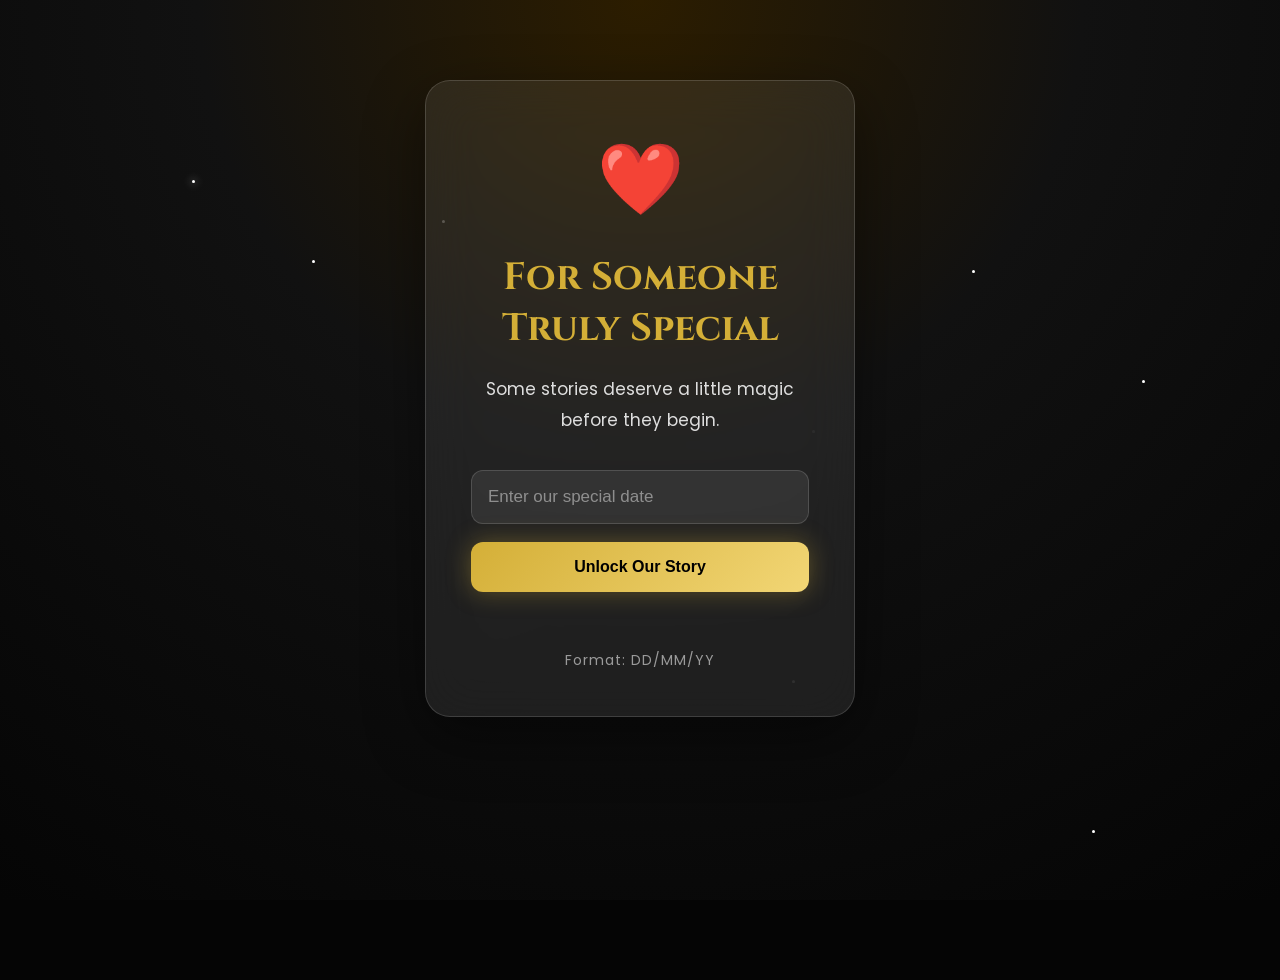
<file: index.html>
<!DOCTYPE html>
<html lang="en">

<head>

<meta charset="UTF-8">

<meta name="viewport" content="width=device-width, initial-scale=1.0">

<title>For My Love ❤️</title>

<link rel="preconnect" href="https://fonts.googleapis.com">

<link rel="preconnect" href="https://fonts.gstatic.com" crossorigin>

<link href="https://fonts.googleapis.com/css2?family=Cinzel:wght@400;600;700&family=Poppins:wght@300;400;500;600&display=swap" rel="stylesheet">

<link rel="stylesheet" href="style.css">

</head>

<body>

<div class="background"></div>

<div class="particles"></div>

<div class="glass-card">

<div class="heart">
❤️
</div>

<h1>
For Someone Truly Special
</h1>

<p class="subtitle">
Some stories deserve a little magic before they begin.
</p>

<div class="input-area">

<input
type="password"
id="password"
placeholder="Enter our special date">

<button onclick="checkPassword()">

Unlock Our Story

</button>

</div>

<p id="error"></p>

<p class="hint">
Format:
DD/MM/YY
</p>

</div>

<script src="script.js"></script>

</body>

</html>
</file>
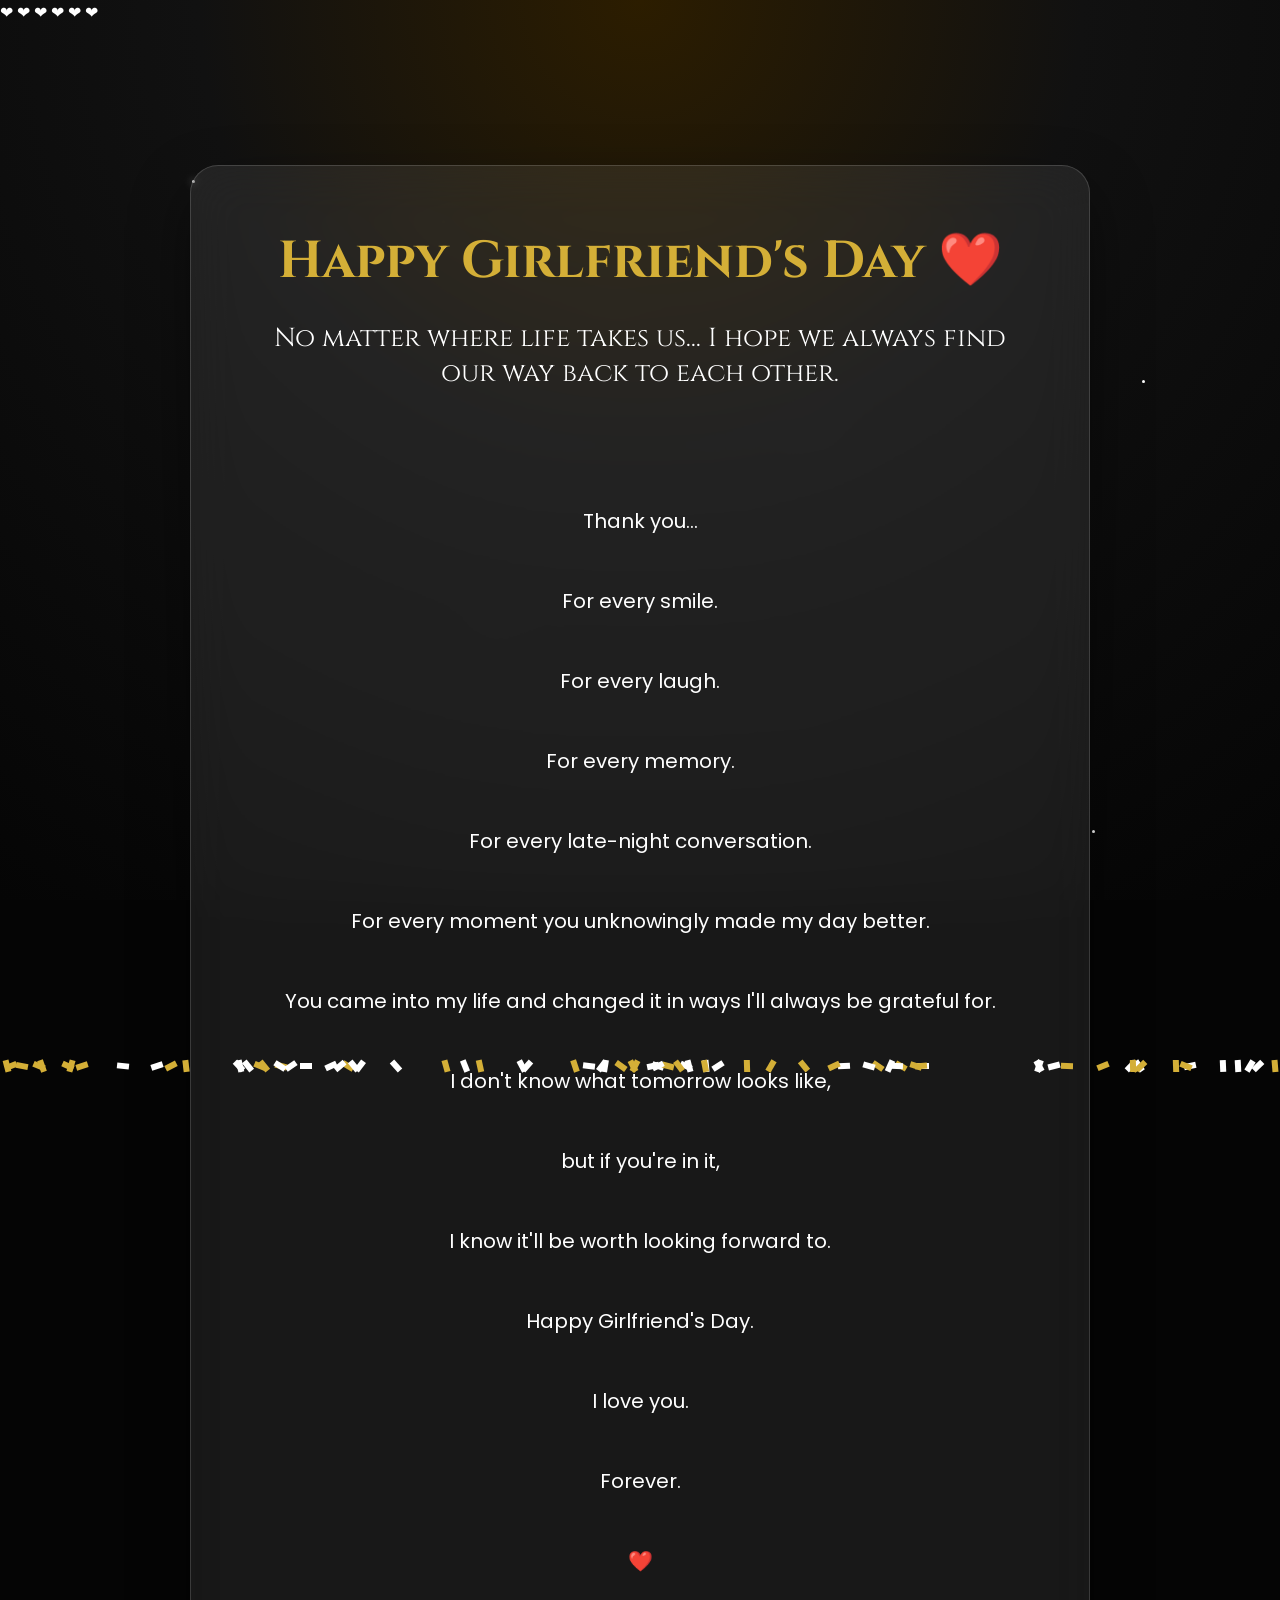
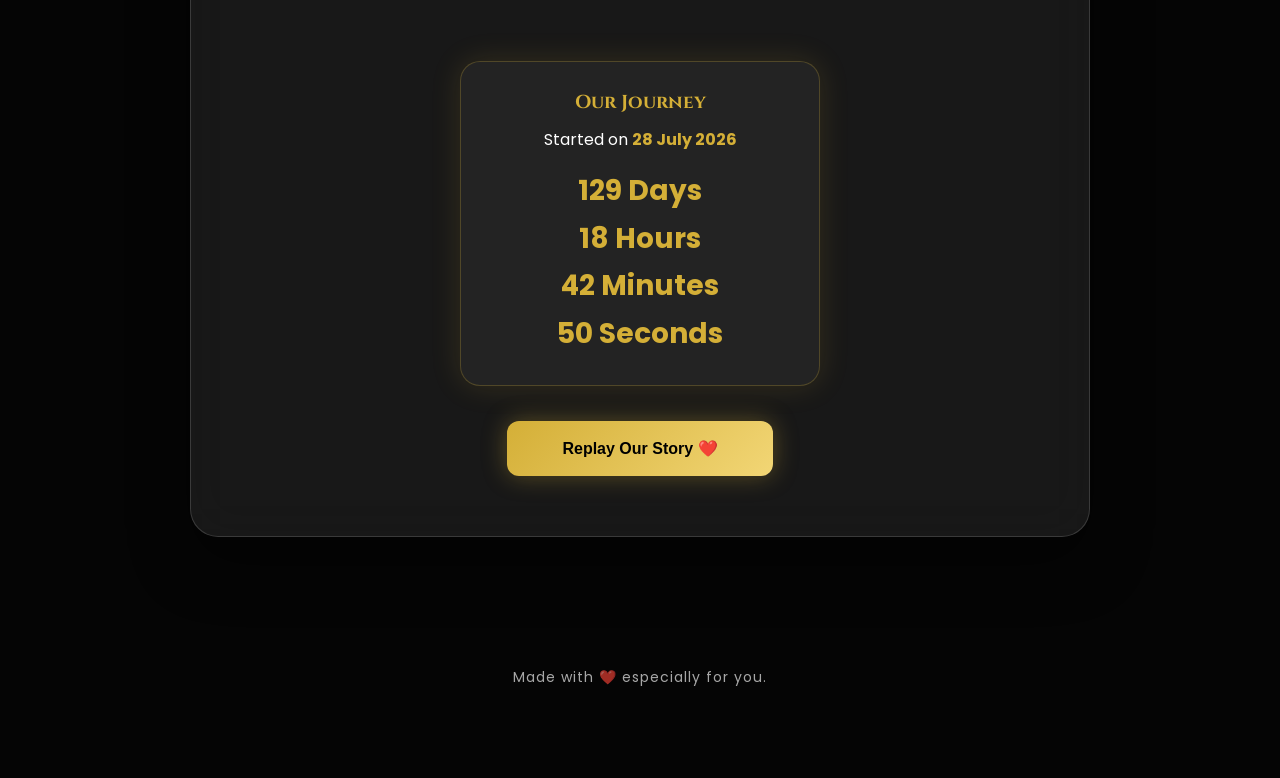
<file: final.html>
<!DOCTYPE html>
<html lang="en">

<head>

<meta charset="UTF-8">

<meta name="viewport" content="width=device-width, initial-scale=1.0">

<title>Forever ❤️</title>

<link rel="preconnect" href="https://fonts.googleapis.com">

<link rel="preconnect" href="https://fonts.gstatic.com" crossorigin>

<link href="https://fonts.googleapis.com/css2?family=Cinzel:wght@400;600;700&family=Poppins:wght@300;400;500;600&display=swap" rel="stylesheet">

<link rel="stylesheet" href="style.css">

</head>

<body>

<div class="background"></div>

<div class="particles"></div>

<div class="floating-hearts">

<span>❤</span>
<span>❤</span>
<span>❤</span>
<span>❤</span>
<span>❤</span>
<span>❤</span>

</div>

<section class="final-wrapper">

<div class="final-card reveal">

<h1 class="glow">

Happy Girlfriend's Day ❤️

</h1>

<div class="divider"></div>

<h2>

No matter where life takes us...

I hope we always find our way back to each other.

</h2>

<p class="final-message">

Thank you...

For every smile.

For every laugh.

For every memory.

For every late-night conversation.

For every moment you unknowingly made my day better.

You came into my life and changed it in ways I'll always be grateful for.

I don't know what tomorrow looks like,

but if you're in it,

I know it'll be worth looking forward to.

Happy Girlfriend's Day.

I love you.

Forever.

❤️

</p>

<div class="counter">

<h3>

Our Journey

</h3>

<p>

Started on

<strong>28 July 2026</strong>

</p>

<div id="timer">

Loading...

</div>

</div>

<div class="divider"></div>

<button
class="pulse"
onclick="replayStory()">

Replay Our Story ❤️

</button>

</div>

<div class="footer">

Made with ❤️ especially for you.

</div>

</section>

<script src="script.js"></script>

</body>

</html>
</file>
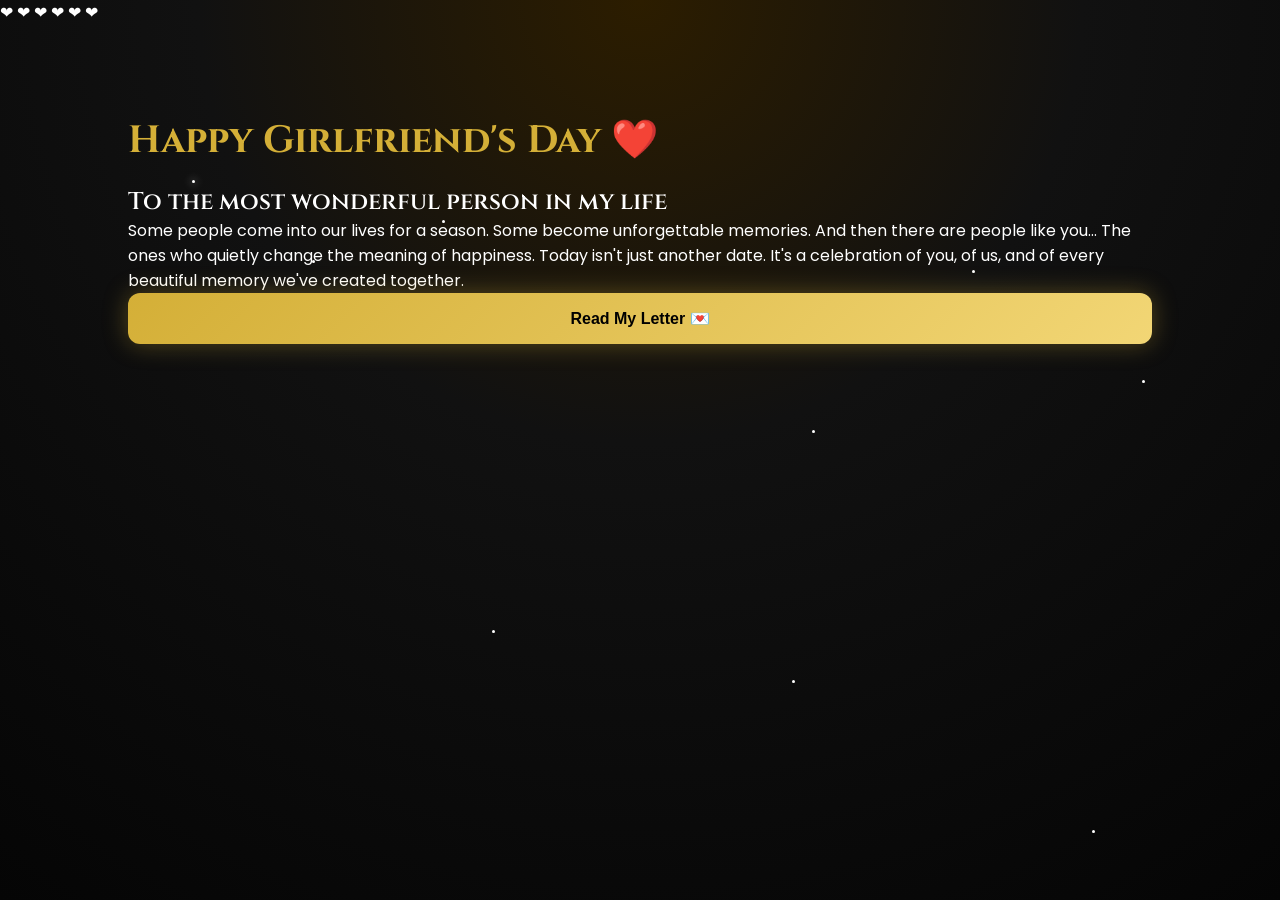
<file: home.html>
<!DOCTYPE html>
<html lang="en">

<head>

<meta charset="UTF-8">

<meta name="viewport" content="width=device-width, initial-scale=1.0">

<title>Welcome ❤️</title>

<link rel="preconnect" href="https://fonts.googleapis.com">

<link rel="preconnect" href="https://fonts.gstatic.com" crossorigin>

<link href="https://fonts.googleapis.com/css2?family=Cinzel:wght@400;600;700&family=Poppins:wght@300;400;500;600&display=swap" rel="stylesheet">

<link rel="stylesheet" href="style.css">

</head>

<body>

<div class="background"></div>

<div class="particles"></div>

<div class="floating-hearts">

<span>❤</span>
<span>❤</span>
<span>❤</span>
<span>❤</span>
<span>❤</span>
<span>❤</span>

</div>

<section class="hero">

<h1 class="fade-up">
Happy Girlfriend's Day ❤️
</h1>

<div class="divider fade-up fade-delay-1"></div>

<h2 class="fade-up fade-delay-2">
To the most wonderful person in my life
</h2>

<p class="fade-up fade-delay-3">

Some people come into our lives for a season.

Some become unforgettable memories.

And then there are people like you…

The ones who quietly change the meaning of happiness.

Today isn't just another date.

It's a celebration of you,
of us,
and of every beautiful memory we've created together.

</p>

<button
class="pulse fade-up fade-delay-3"
onclick="fadeTo('letter.html')">

Read My Letter 💌

</button>

</section>

<script src="script.js"></script>

</body>

</html>
</file>
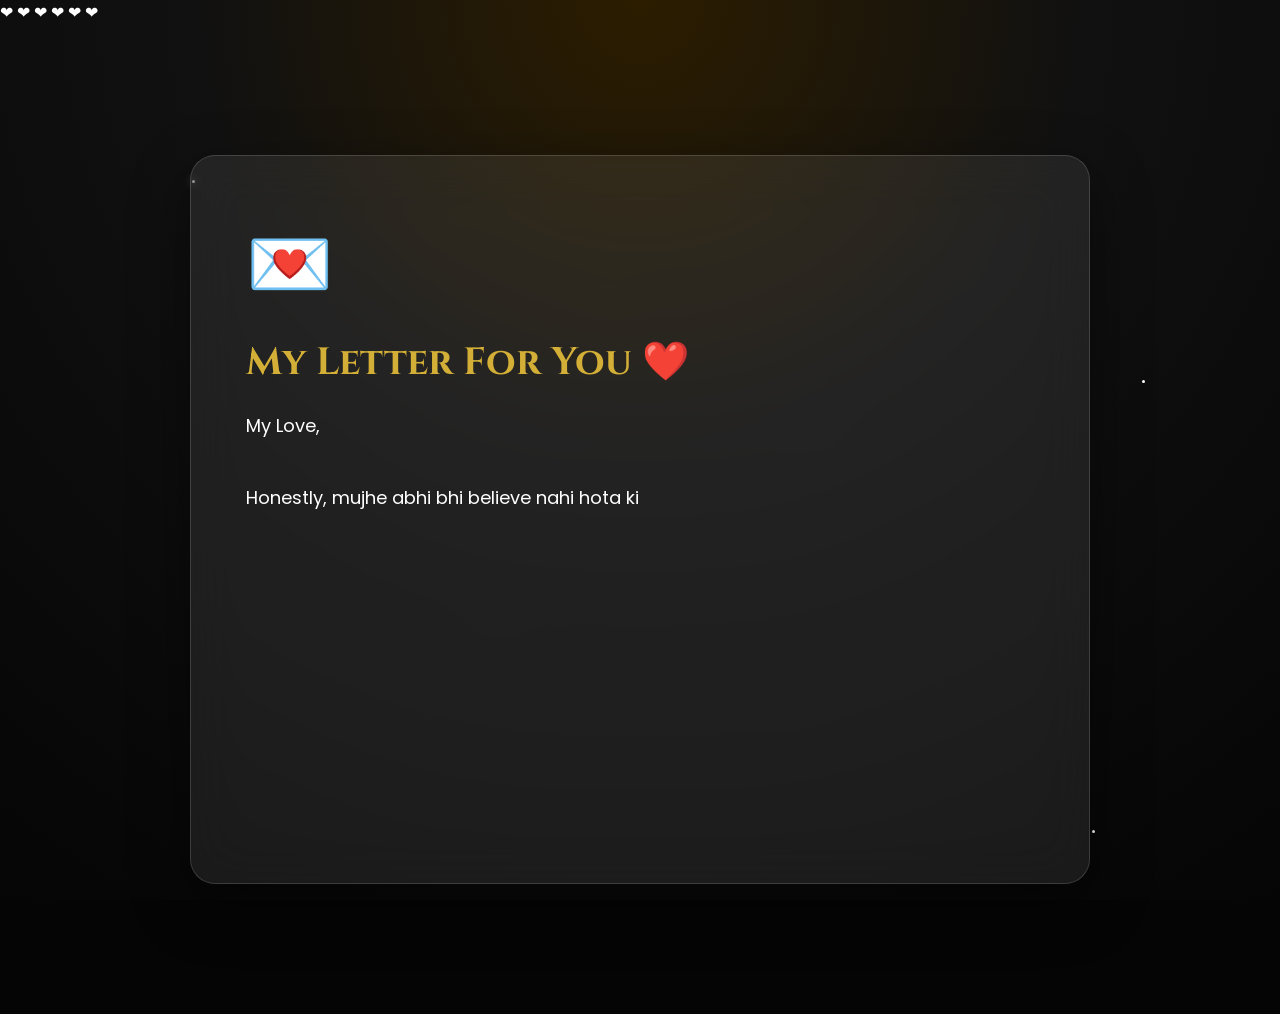
<file: letter.html>
<!DOCTYPE html>
<html lang="en">

<head>

<meta charset="UTF-8">

<meta name="viewport" content="width=device-width, initial-scale=1.0">

<title>My Letter ❤️</title>

<link rel="preconnect" href="https://fonts.googleapis.com">

<link rel="preconnect" href="https://fonts.gstatic.com" crossorigin>

<link href="https://fonts.googleapis.com/css2?family=Cinzel:wght@400;600;700&family=Poppins:wght@300;400;500;600&display=swap" rel="stylesheet">

<link rel="stylesheet" href="style.css">

</head>

<body>

<div class="background"></div>

<div class="particles"></div>

<div class="floating-hearts">

<span>❤</span>
<span>❤</span>
<span>❤</span>
<span>❤</span>
<span>❤</span>
<span>❤</span>

</div>

<section class="letter-section">

<div class="letter-card reveal">

<div class="envelope">
💌
</div>

<h1>My Letter For You ❤️</h1>

<div class="divider"></div>

<p id="typing"></p>

<button
id="nextBtn"
style="display:none;"
onclick="fadeTo('timeline.html')">

Continue Our Journey →

</button>

</div>

</section>

<script src="script.js"></script>

<script>

const letter=`My Love,

Honestly, mujhe abhi bhi believe nahi hota ki sirf 4 din mein koi itna special ban sakta hai. Log shayad kahenge it's too early, but feelings kabhi calendar dekh kar nahi aati.

Tumse milna completely unexpected tha, aur shayad isi liye itna beautiful bhi. Har baat, har smile, aur tumhare saath bitaya hua har moment mujhe yeh feel karata hai ki kuch connections explain nahi kiye ja sakte sirf feel kiye ja sakte hain.


Chaar din ka safar tha, par ehsaas sadiyon sa ho gaya,
Ek anjaan chehra, meri duaon ka hissa ho gaya.
Na waqt ki shart thi, na kisi plan ka asar,
Bas tum mile... aur dil ko apna humsafar mil gaya.


I don't know what the future holds, but I know one thing I want to cherish every moment with you, without rushing anything. Thank you for making these four days feel so unforgettable.

Happy Girlfriend's Day, my unexpected favorite person. ❤️`;

startTyping(letter,"typing",28);

setTimeout(()=>{

document.getElementById("nextBtn").style.display="inline-block";

},letter.length*28+800);

</script>

</body>

</html>
</file>
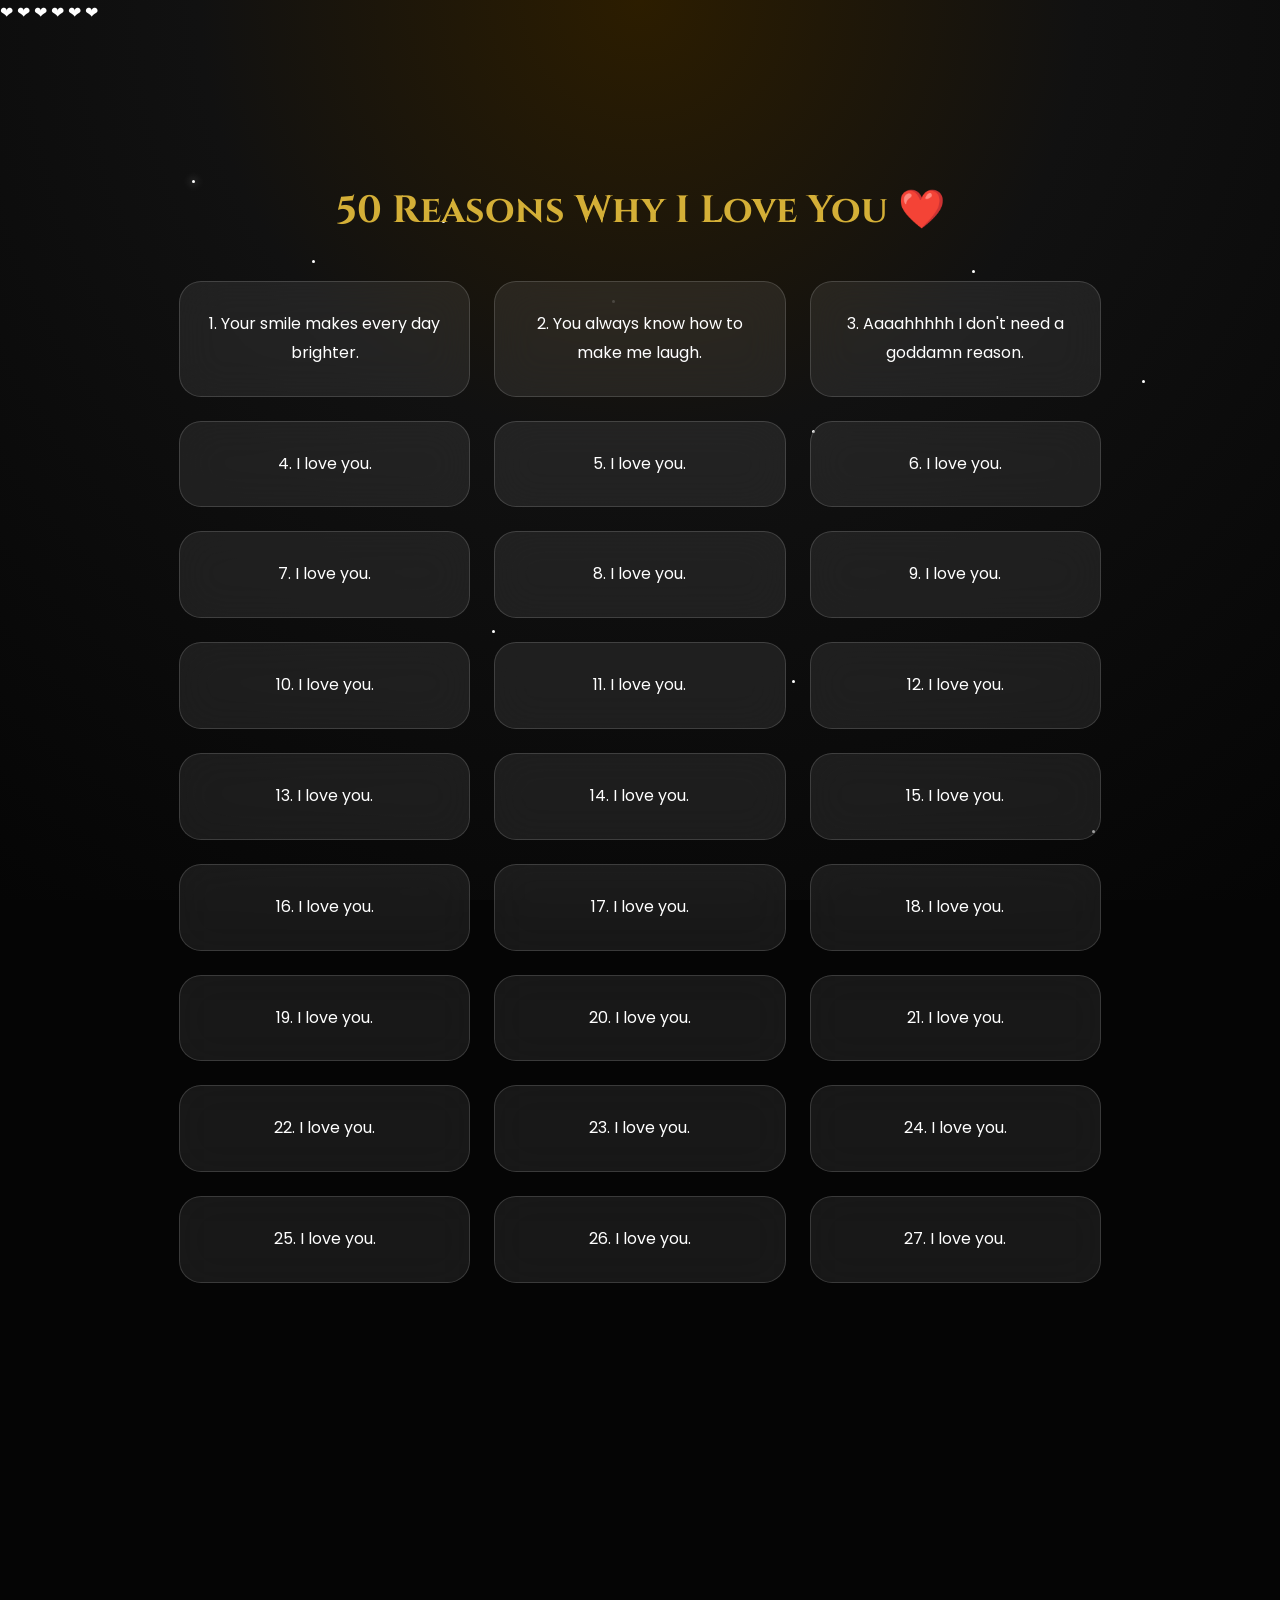
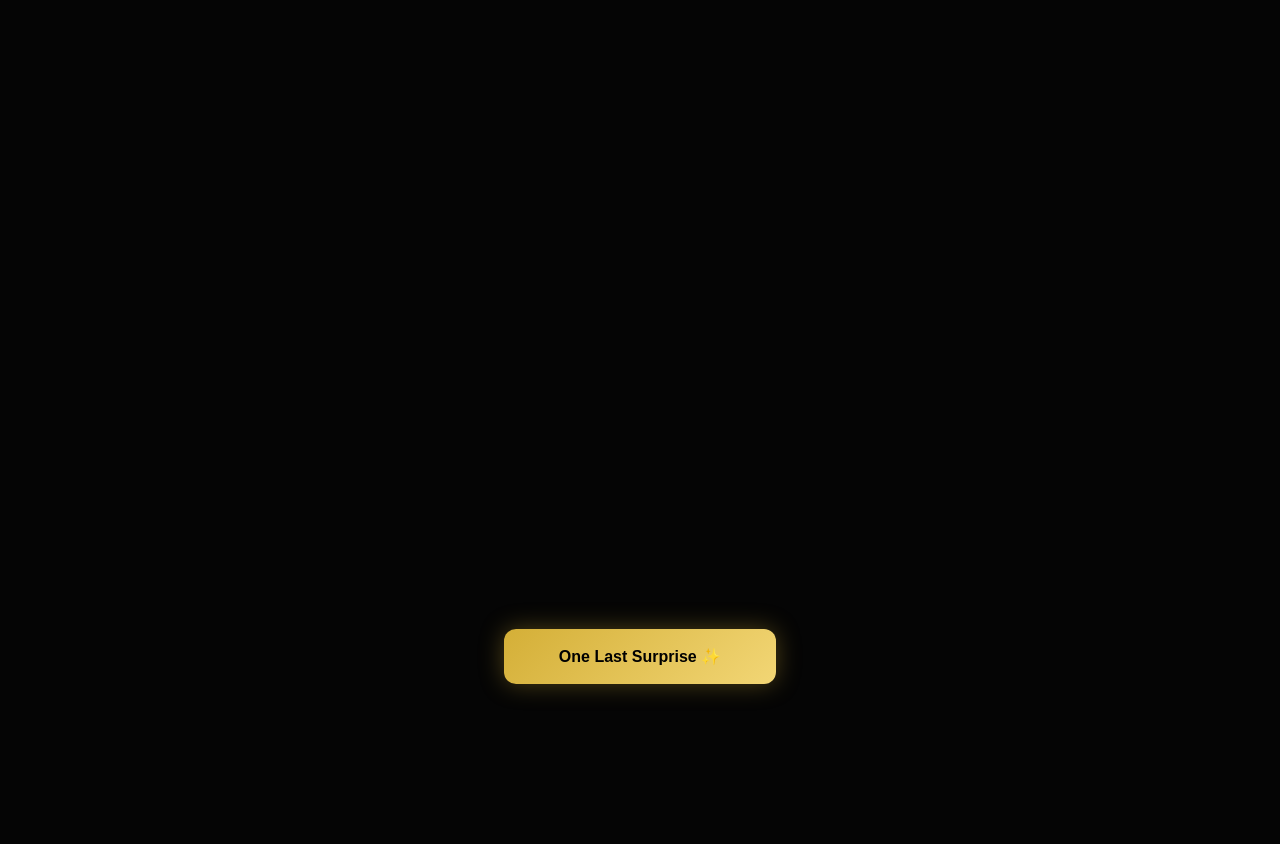
<file: reasons.html>
<!DOCTYPE html>
<html lang="en">

<head>

<meta charset="UTF-8">

<meta name="viewport" content="width=device-width, initial-scale=1.0">

<title>50 Reasons Why I Love You ❤️</title>

<link rel="preconnect" href="https://fonts.googleapis.com">

<link rel="preconnect" href="https://fonts.gstatic.com" crossorigin>

<link href="https://fonts.googleapis.com/css2?family=Cinzel:wght@400;600;700&family=Poppins:wght@300;400;500;600&display=swap" rel="stylesheet">

<link rel="stylesheet" href="style.css">

</head>

<body>

<div class="background"></div>

<div class="particles"></div>

<div class="floating-hearts">
<span>❤</span>
<span>❤</span>
<span>❤</span>
<span>❤</span>
<span>❤</span>
<span>❤</span>
</div>

<section class="reasons-container">

<h1 class="fade-up">
50 Reasons Why I Love You ❤️
</h1>

<div class="divider"></div>

<div class="reasons-grid">

<div class="reason-card reveal">1. Your smile makes every day brighter.</div>
<div class="reason-card reveal">2. You always know how to make me laugh.</div>
<div class="reason-card reveal">3. Aaaahhhhh I don't need a goddamn reason.</div>
<div class="reason-card reveal">4. I love you.</div>
<div class="reason-card reveal">5. I love you.</div>
<div class="reason-card reveal">6. I love you.</div>
<div class="reason-card reveal">7. I love you.</div>
<div class="reason-card reveal">8. I love you.</div>
<div class="reason-card reveal">9. I love you.</div>
<div class="reason-card reveal">10. I love you.</div>
<div class="reason-card reveal">11. I love you.</div>
<div class="reason-card reveal">12. I love you.</div>
<div class="reason-card reveal">13. I love you.</div>
<div class="reason-card reveal">14. I love you.</div>
<div class="reason-card reveal">15. I love you.</div>
<div class="reason-card reveal">16. I love you.</div>
<div class="reason-card reveal">17. I love you.</div>
<div class="reason-card reveal">18. I love you.</div>
<div class="reason-card reveal">19. I love you.</div>
<div class="reason-card reveal">20. I love you.</div>
<div class="reason-card reveal">21. I love you.</div>
<div class="reason-card reveal">22. I love you.</div>
<div class="reason-card reveal">23. I love you.</div>
<div class="reason-card reveal">24. I love you.</div>
<div class="reason-card reveal">25. I love you.</div>
<div class="reason-card reveal">26. I love you.</div>
<div class="reason-card reveal">27. I love you.</div>
<div class="reason-card reveal">28. I love you.</div>
<div class="reason-card reveal">29. I love you.</div>
<div class="reason-card reveal">30. I love you.</div>
<div class="reason-card reveal">31. I love you.</div>
<div class="reason-card reveal">32. I love you.</div>
<div class="reason-card reveal">33. I love you.</div>
<div class="reason-card reveal">34. I love you.</div>
<div class="reason-card reveal">35. I love you.</div>
<div class="reason-card reveal">36. I love you.</div>
<div class="reason-card reveal">37. I love you.</div>
<div class="reason-card reveal">38. I love you.</div>
<div class="reason-card reveal">39. I love you.</div>
<div class="reason-card reveal">40. I love you.</div>
<div class="reason-card reveal">41. I love you.</div>
<div class="reason-card reveal">42. I love you.</div>
<div class="reason-card reveal">43. I love you.</div>
<div class="reason-card reveal">44. I love you.</div>
<div class="reason-card reveal">45. I love you.</div>
<div class="reason-card reveal">46. I love you.</div>
<div class="reason-card reveal">47. I love you.</div>
<div class="reason-card reveal">48. I love you.</div>
<div class="reason-card reveal">49. I love you.</div>
<div class="reason-card reveal">50. I love you. ❤️</div>

</div>

<div style="text-align:center;margin-top:60px;">

<button
style="width:auto;padding:18px 55px;"
onclick="fadeTo('final.html')">

One Last Surprise ✨

</button>

</div>

</section>

<script src="script.js"></script>

</body>

</html>
</file>
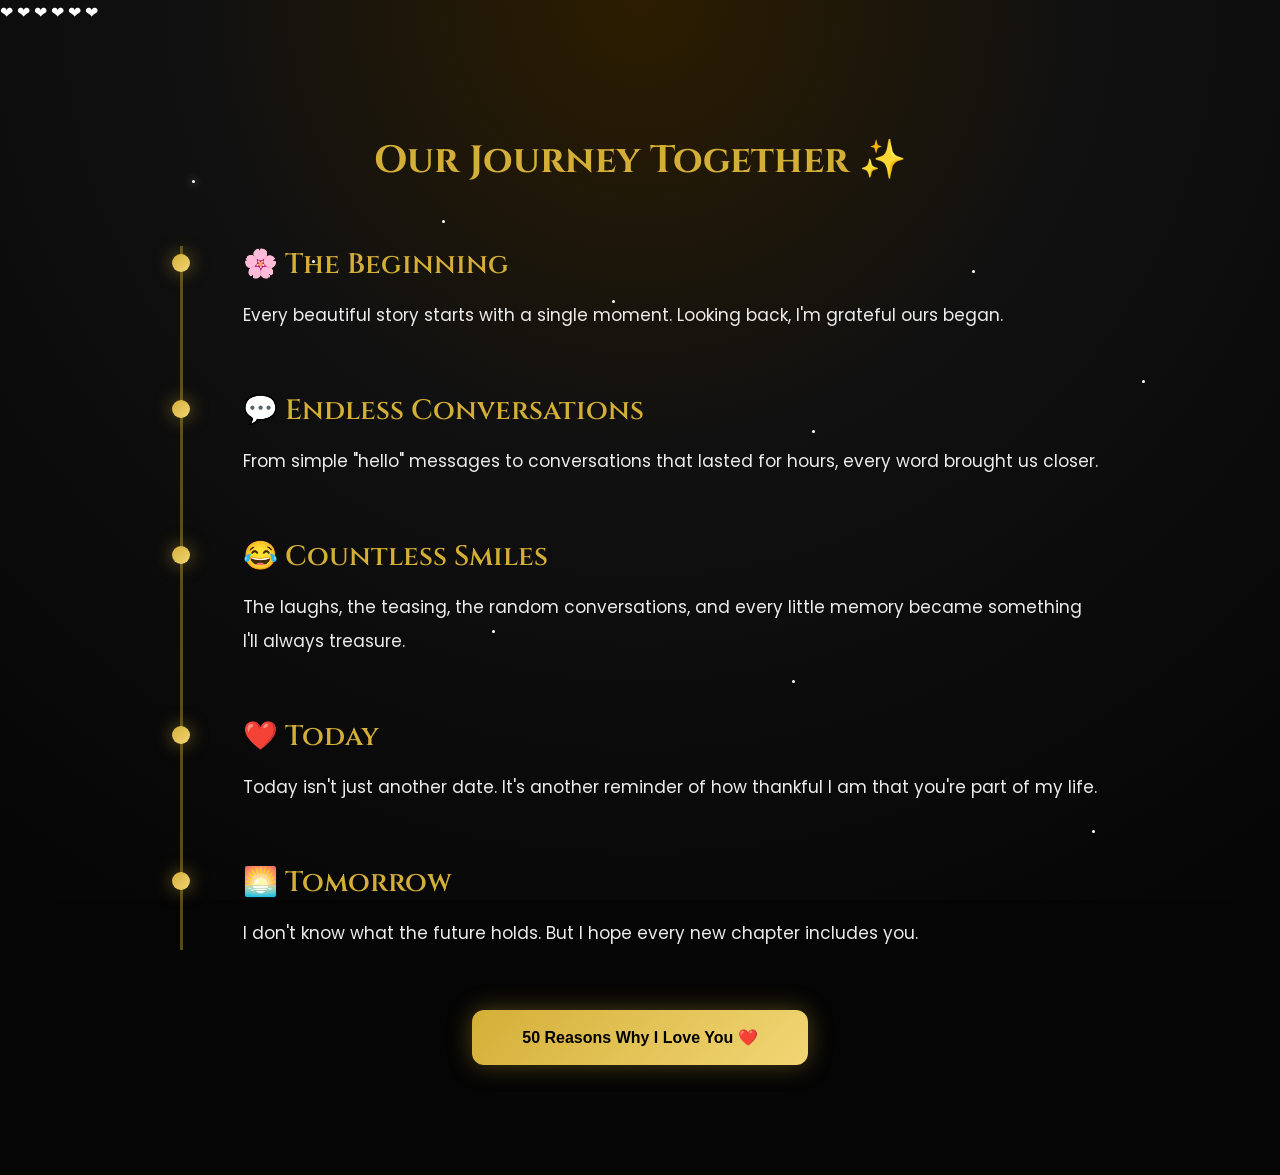
<file: timeline.html>
<!DOCTYPE html>
<html lang="en">

<head>

<meta charset="UTF-8">

<meta name="viewport" content="width=device-width, initial-scale=1.0">

<title>Our Journey ❤️</title>

<link rel="preconnect" href="https://fonts.googleapis.com">

<link rel="preconnect" href="https://fonts.gstatic.com" crossorigin>

<link href="https://fonts.googleapis.com/css2?family=Cinzel:wght@400;600;700&family=Poppins:wght@300;400;500;600&display=swap" rel="stylesheet">

<link rel="stylesheet" href="style.css">

</head>

<body>

<div class="background"></div>

<div class="particles"></div>

<div class="floating-hearts">

<span>❤</span>
<span>❤</span>
<span>❤</span>
<span>❤</span>
<span>❤</span>
<span>❤</span>

</div>

<section class="timeline-container">

<h1 class="fade-up">

Our Journey Together ✨

</h1>

<div class="divider"></div>

<div class="timeline">

<div class="timeline-item reveal">

<h2>🌸 The Beginning</h2>

<p>

Every beautiful story starts with a single moment.

Looking back, I'm grateful ours began.

</p>

</div>

<div class="timeline-item reveal">

<h2>💬 Endless Conversations</h2>

<p>

From simple "hello" messages to conversations that lasted for hours,
every word brought us closer.

</p>

</div>

<div class="timeline-item reveal">

<h2>😂 Countless Smiles</h2>

<p>

The laughs,
the teasing,
the random conversations,
and every little memory became something I'll always treasure.

</p>

</div>

<div class="timeline-item reveal">

<h2>❤️ Today</h2>

<p>

Today isn't just another date.

It's another reminder of how thankful I am that you're part of my life.

</p>

</div>

<div class="timeline-item reveal">

<h2>🌅 Tomorrow</h2>

<p>

I don't know what the future holds.

But I hope every new chapter includes you.

</p>

</div>

</div>

<div style="text-align:center;margin-top:60px;">

<button
style="width:auto;padding:18px 50px;"
onclick="fadeTo('reasons.html')">

50 Reasons Why I Love You ❤️

</button>

</div>

</section>

<script src="script.js"></script>

</body>

</html>
</file>
<file: style.css>
/* ===================================================
   PREMIUM GIRLFRIEND'S DAY WEBSITE
   STYLE.CSS
   PART 1 / 3
=================================================== */

:root{

--gold:#d4af37;
--gold-light:#f2d675;
--bg:#050505;
--bg2:#111111;
--white:#ffffff;
--glass:rgba(255,255,255,.08);
--border:rgba(255,255,255,.15);

}

*{

margin:0;
padding:0;
box-sizing:border-box;

}

html{

scroll-behavior:smooth;

}

body{

font-family:'Poppins',sans-serif;

background:var(--bg);

color:white;

overflow-x:hidden;


min-height:100vh;

animation:fadeIn 1s ease;

}

/* =======================
BACKGROUND
======================= */

.background{

position:fixed;

top:0;
left:0;

width:100%;
height:100%;

background:

radial-gradient(circle at top,
#2c1d00 0%,
#111111 40%,
#050505 100%);

z-index:-3;

animation:bgMove 15s ease infinite alternate;

}

@keyframes bgMove{

0%{

transform:scale(1);

filter:brightness(1);

}

100%{

transform:scale(1.1);

filter:brightness(1.2);

}

}

/* =======================
PARTICLES
======================= */

.particles{

position:fixed;

inset:0;

overflow:hidden;

pointer-events:none;

z-index:-2;

}

.particles::before{

content:"";

position:absolute;

width:3px;

height:3px;

background:white;

border-radius:50%;

left:15%;

top:20%;

box-shadow:

0 0 8px white,

120px 80px white,

250px 40px white,

420px 120px white,

620px 250px white,

780px 90px white,

950px 200px white,

1100px 300px white,

300px 450px white,

600px 500px white,

900px 650px white,

1200px 700px white;

animation:twinkle 5s linear infinite;

}

@keyframes twinkle{

0%,100%{

opacity:.2;

}

50%{

opacity:1;

}

}

/* =======================
MAIN CARD
======================= */

.glass-card{

width:90%;

max-width:430px;

margin:80px auto;

padding:45px;

background:var(--glass);

border:1px solid var(--border);

backdrop-filter:blur(25px);

border-radius:25px;

text-align:center;

box-shadow:

0 20px 60px rgba(0,0,0,.45);

}

/* =======================
HEART
======================= */

.heart{

font-size:70px;

margin-bottom:20px;

animation:heartbeat 2s infinite;

}

@keyframes heartbeat{

0%{

transform:scale(1);

}

20%{

transform:scale(1.15);

}

40%{

transform:scale(1);

}

60%{

transform:scale(1.18);

}

100%{

transform:scale(1);

}

}

/* =======================
HEADINGS
======================= */

h1{

font-family:'Cinzel',serif;

font-size:38px;

font-weight:700;

color:var(--gold);

margin-bottom:20px;

}

h2{

font-family:'Cinzel',serif;

font-weight:600;

}

h3{

font-family:'Cinzel',serif;

}

.subtitle{

font-size:17px;

line-height:1.8;

opacity:.85;

margin-bottom:35px;

}

/* =======================
INPUT AREA
======================= */

.input-area{

display:flex;

flex-direction:column;

gap:18px;

}

input{

width:100%;

padding:16px;

border-radius:12px;

background:rgba(255,255,255,.08);

border:1px solid rgba(255,255,255,.15);

color:white;

font-size:17px;

outline:none;

transition:.35s;

}

input::placeholder{

color:rgba(255,255,255,.45);

}

input:focus{

border-color:var(--gold);

box-shadow:

0 0 25px rgba(212,175,55,.35);

}

/* =======================
BUTTON
======================= */

button{

width:100%;

padding:16px;

border:none;

border-radius:12px;

cursor:pointer;

background:linear-gradient(
135deg,
var(--gold),
var(--gold-light)
);

color:black;

font-weight:600;

font-size:16px;

transition:.35s;

box-shadow:

0 0 25px rgba(212,175,55,.35);

}

button:hover{

transform:

translateY(-3px)
scale(1.02);

box-shadow:

0 0 35px rgba(212,175,55,.55);

}

/* =======================
TEXT
======================= */

#error{

margin-top:18px;

color:#ff8080;

font-size:15px;

min-height:20px;

}

.hint{

margin-top:20px;

opacity:.55;

font-size:14px;

letter-spacing:1px;

}

/* =======================
ANIMATIONS
======================= */

@keyframes fadeIn{

from{

opacity:0;

transform:translateY(20px);

}

to{

opacity:1;

transform:translateY(0);

}

}

/* =======================
UTILITY
======================= */

section{

padding:90px 10%;

}

.container{

max-width:1200px;

margin:auto;

}

/* ===================================================
   PREMIUM GIRLFRIEND'S DAY WEBSITE
   STYLE.CSS
   PART 1 / 3
=================================================== */

:root{

--gold:#d4af37;
--gold-light:#f2d675;
--bg:#050505;
--bg2:#111111;
--white:#ffffff;
--glass:rgba(255,255,255,.08);
--border:rgba(255,255,255,.15);

}

*{

margin:0;
padding:0;
box-sizing:border-box;

}

html{

scroll-behavior:smooth;

}

body{

font-family:'Poppins',sans-serif;

background:var(--bg);

color:white;

overflow-x:hidden;

min-height:100vh;

animation:fadeIn 1s ease;

}

/* =======================
BACKGROUND
======================= */

.background{

position:fixed;

top:0;
left:0;

width:100%;
height:100%;

background:

radial-gradient(circle at top,
#2c1d00 0%,
#111111 40%,
#050505 100%);

z-index:-3;

animation:bgMove 15s ease infinite alternate;

}

@keyframes bgMove{

0%{

transform:scale(1);

filter:brightness(1);

}

100%{

transform:scale(1.1);

filter:brightness(1.2);

}

}

/* =======================
PARTICLES
======================= */

.particles{

position:fixed;

inset:0;

overflow:hidden;

pointer-events:none;

z-index:-2;

}

.particles::before{

content:"";

position:absolute;

width:3px;

height:3px;

background:white;

border-radius:50%;

left:15%;

top:20%;

box-shadow:

0 0 8px white,

120px 80px white,

250px 40px white,

420px 120px white,

620px 250px white,

780px 90px white,

950px 200px white,

1100px 300px white,

300px 450px white,

600px 500px white,

900px 650px white,

1200px 700px white;

animation:twinkle 5s linear infinite;

}

@keyframes twinkle{

0%,100%{

opacity:.2;

}

50%{

opacity:1;

}

}

/* =======================
MAIN CARD
======================= */

.glass-card{

width:90%;

max-width:430px;

margin:80px auto;

padding:45px;

background:var(--glass);

border:1px solid var(--border);

backdrop-filter:blur(25px);

border-radius:25px;

text-align:center;

box-shadow:

0 20px 60px rgba(0,0,0,.45);

}

/* =======================
HEART
======================= */

.heart{

font-size:70px;

margin-bottom:20px;

animation:heartbeat 2s infinite;

}

@keyframes heartbeat{

0%{

transform:scale(1);

}

20%{

transform:scale(1.15);

}

40%{

transform:scale(1);

}

60%{

transform:scale(1.18);

}

100%{

transform:scale(1);

}

}

/* =======================
HEADINGS
======================= */

h1{

font-family:'Cinzel',serif;

font-size:38px;

font-weight:700;

color:var(--gold);

margin-bottom:20px;

}

h2{

font-family:'Cinzel',serif;

font-weight:600;

}

h3{

font-family:'Cinzel',serif;

}

.subtitle{

font-size:17px;

line-height:1.8;

opacity:.85;

margin-bottom:35px;

}

/* =======================
INPUT AREA
======================= */

.input-area{

display:flex;

flex-direction:column;

gap:18px;

}

input{

width:100%;

padding:16px;

border-radius:12px;

background:rgba(255,255,255,.08);

border:1px solid rgba(255,255,255,.15);

color:white;

font-size:17px;

outline:none;

transition:.35s;

}

input::placeholder{

color:rgba(255,255,255,.45);

}

input:focus{

border-color:var(--gold);

box-shadow:

0 0 25px rgba(212,175,55,.35);

}

/* =======================
BUTTON
======================= */

button{

width:100%;

padding:16px;

border:none;

border-radius:12px;

cursor:pointer;

background:linear-gradient(
135deg,
var(--gold),
var(--gold-light)
);

color:black;

font-weight:600;

font-size:16px;

transition:.35s;

box-shadow:

0 0 25px rgba(212,175,55,.35);

}

button:hover{

transform:

translateY(-3px)
scale(1.02);

box-shadow:

0 0 35px rgba(212,175,55,.55);

}

/* =======================
TEXT
======================= */

#error{

margin-top:18px;

color:#ff8080;

font-size:15px;

min-height:20px;

}

.hint{

margin-top:20px;

opacity:.55;

font-size:14px;

letter-spacing:1px;

}

/* =======================
ANIMATIONS
======================= */

@keyframes fadeIn{

from{

opacity:0;

transform:translateY(20px);

}

to{

opacity:1;

transform:translateY(0);

}

}

/* =======================
UTILITY
======================= */

section{

padding:90px 10%;

}

.container{

max-width:1200px;

margin:auto;

}

/* ===================================================
   PART 3 / 3
   TIMELINE • REASONS • FINAL • RESPONSIVE
===================================================*/

/* ---------- TIMELINE ---------- */

.timeline-container{

width:90%;

max-width:1000px;

margin:70px auto;

padding:40px;

}

.timeline-container h1{

text-align:center;

margin-bottom:60px;

}

.timeline{

position:relative;

padding-left:40px;

border-left:3px solid rgba(212,175,55,.45);

}

.timeline-item{

position:relative;

margin-bottom:55px;

padding:0 0 0 15px;

animation:fadeIn .8s ease;

}

.timeline-item::before{

content:"";

position:absolute;

left:-50px;

top:8px;

width:18px;

height:18px;

border-radius:50%;

background:var(--gold);

box-shadow:0 0 20px rgba(212,175,55,.5);

}

.timeline-item h2{

margin-bottom:12px;

color:var(--gold);

}

.timeline-item p{

line-height:1.9;

opacity:.9;

}

/* ---------- REASONS ---------- */

.reasons-container{

width:92%;

max-width:1250px;

margin:70px auto;

text-align:center;

}

.reasons-container h1{

margin-bottom:45px;

}

.reasons-grid{

display:grid;

grid-template-columns:repeat(auto-fit,minmax(260px,1fr));

gap:24px;

}

.reason-card{

background:rgba(255,255,255,.08);

border:1px solid rgba(255,255,255,.15);

backdrop-filter:blur(20px);

border-radius:22px;

padding:28px;

line-height:1.8;

transition:.35s;

cursor:default;

}

.reason-card:hover{

transform:translateY(-10px);

border-color:var(--gold);

box-shadow:

0 20px 40px rgba(0,0,0,.35),

0 0 30px rgba(212,175,55,.25);

}

/* ---------- FINAL PAGE ---------- */

.final-card{

width:90%;

max-width:900px;

margin:80px auto;

padding:60px;

background:rgba(255,255,255,.08);

border:1px solid rgba(255,255,255,.15);

border-radius:28px;

backdrop-filter:blur(25px);

text-align:center;

box-shadow:

0 25px 60px rgba(0,0,0,.45);

}

.final-card h1{

font-size:52px;

margin-bottom:25px;

}

.final-card h2{

font-size:26px;

margin-bottom:30px;

font-weight:400;

}

.final-message{

font-size:20px;

line-height:2;

white-space:pre-line;

margin-bottom:40px;

}

.counter{

margin:35px auto;

padding:28px;

max-width:360px;

background:rgba(255,255,255,.05);

border-radius:20px;

}

.counter h3{

margin-bottom:12px;

color:var(--gold);

}

#timer{

font-size:28px;

font-weight:700;

line-height:1.7;

margin-top:15px;

color:var(--gold);

}

/* ---------- FOOTER ---------- */

.footer{

margin:70px 0 30px;

text-align:center;

opacity:.55;

font-size:14px;

}

/* ---------- GLOW ---------- */

.gold-border{

border:1px solid rgba(212,175,55,.35);

}

.shadow{

box-shadow:

0 15px 35px rgba(0,0,0,.4);

}

/* ---------- FLOAT ---------- */

.float{

animation:floatAnimation 5s ease-in-out infinite;

}

@keyframes floatAnimation{

0%,100%{

transform:translateY(0);

}

50%{

transform:translateY(-12px);

}

}

/* ---------- PULSE ---------- */

.pulse{

animation:pulse 2s infinite;

}

@keyframes pulse{

0%{

transform:scale(1);

}

50%{

transform:scale(1.04);

}

100%{

transform:scale(1);

}

}

/* ---------- MOBILE ---------- */

@media(max-width:900px){

.hero h1{

font-size:42px;

}

.hero h2{

font-size:24px;

}

.hero p{

font-size:17px;

}

.letter-card{

padding:35px;

}

.timeline-container{

padding:20px;

}

.final-card{

padding:40px 25px;

}

.final-card h1{

font-size:38px;

}

#timer{

font-size:24px;

}

}

@media(max-width:600px){

.glass-card{

padding:30px 22px;

margin:50px auto;

}

.hero h1{

font-size:34px;

}

.hero h2{

font-size:20px;

}

.hero p{

font-size:16px;

}

button{

font-size:15px;

padding:15px;

}

.reason-card{

padding:22px;

}

.timeline{

padding-left:25px;

}

.timeline-item::before{

left:-35px;

}

}

/* ---------- END ---------- */

.particle{

position:absolute;

width:4px;

height:4px;

background:rgba(255,255,255,.8);

border-radius:50%;

bottom:-10px;

animation:particleFloat linear infinite;

}

@keyframes particleFloat{

0%{

transform:translateY(0) scale(.6);

opacity:0;

}

20%{

opacity:.8;

}

100%{

transform:translateY(-110vh) scale(1.4);

opacity:0;

}

}

.shake{

animation:shake .45s;

}

@keyframes shake{

0%,100%{transform:translateX(0);}

20%{transform:translateX(-8px);}

40%{transform:translateX(8px);}

60%{transform:translateX(-6px);}

80%{transform:translateX(6px);}

}

.reveal{

opacity:0;

transform:translateY(40px);

transition:.8s ease;

}

.reveal.active{

opacity:1;

transform:translateY(0);

}

/* PREMIUM TIMELINE */

.timeline{

position:relative;

margin-top:60px;

padding-left:35px;

border-left:3px solid rgba(212,175,55,.4);

}

.timeline-item{

position:relative;

margin-bottom:60px;

padding-left:25px;

transition:.4s;

}

.timeline-item::before{

content:"";

position:absolute;

left:-46px;

top:8px;

width:18px;

height:18px;

border-radius:50%;

background:linear-gradient(135deg,#d4af37,#f2d675);

box-shadow:

0 0 18px rgba(212,175,55,.55);

}

.timeline-item:hover{

transform:translateX(12px);

}

.timeline-item h2{

margin-bottom:15px;

color:#d4af37;

font-size:28px;

}

.timeline-item p{

line-height:2;

font-size:17px;

opacity:.92;

}

/* REASONS PAGE ENHANCEMENT */

.reason-card{

position:relative;

overflow:hidden;

}

.reason-card::after{

content:"";

position:absolute;

top:0;

left:-120%;

width:60%;

height:100%;

background:linear-gradient(

90deg,

transparent,

rgba(255,255,255,.18),

transparent

);

transform:skewX(-25deg);

transition:1s;

}

.reason-card:hover::after{

left:160%;

}

.reason-card:nth-child(odd){

animation-delay:.15s;

}

.reason-card:nth-child(even){

animation-delay:.3s;

}

/* FINAL PAGE */

.final-wrapper{

min-height:100vh;

display:flex;

flex-direction:column;

justify-content:center;

align-items:center;

padding:60px 20px;

}

.final-card{

animation:fadeIn 1.2s ease;

}

.counter{

border:1px solid rgba(212,175,55,.25);

box-shadow:

0 0 30px rgba(212,175,55,.15);

}

.counter strong{

color:var(--gold);

}

.footer{

margin-top:50px;

font-size:14px;

opacity:.65;

letter-spacing:1px;

text-align:center;

}

.final-card button{

width:auto;

padding:18px 55px;

}

/* LETTER PAGE */

.letter-section{

min-height:100vh;

display:flex;

justify-content:center;

align-items:center;

padding:60px 20px;

}

.letter-card{

width:90%;

max-width:900px;

margin:70px auto;

padding:55px;

background:rgba(255,255,255,.08);

border-radius:25px;

border:1px solid rgba(255,255,255,.15);

backdrop-filter:blur(25px);

box-shadow:0 20px 60px rgba(0,0,0,.45);

}

.envelope{

font-size:70px;

margin-bottom:20px;

animation:floatAnimation 3s ease-in-out infinite;

}

#typing{

white-space:pre-wrap;

font-size:18px;

line-height:2;

text-align:left;

margin-top:20px;

min-height:420px;

}

#nextBtn{

display:block;

margin:45px auto 0;

width:auto;

padding:18px 48px;

}
</file>
